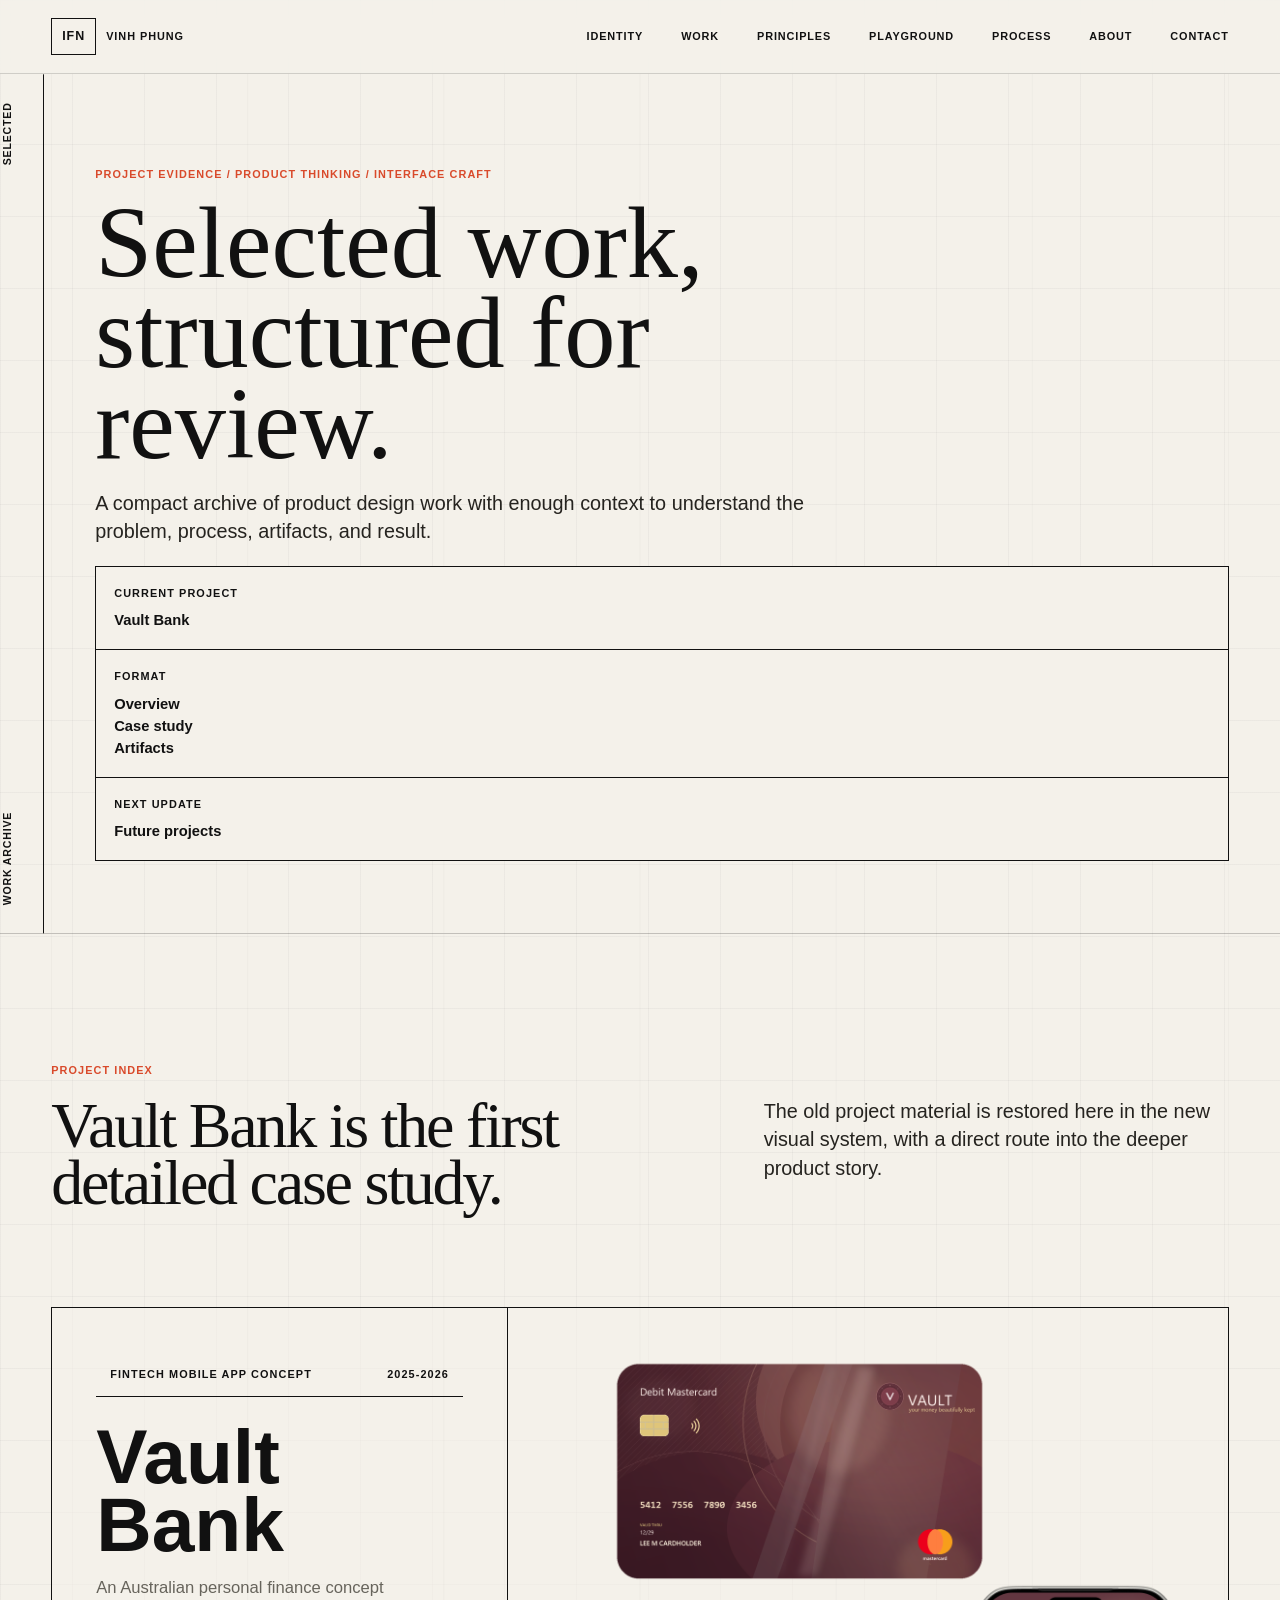
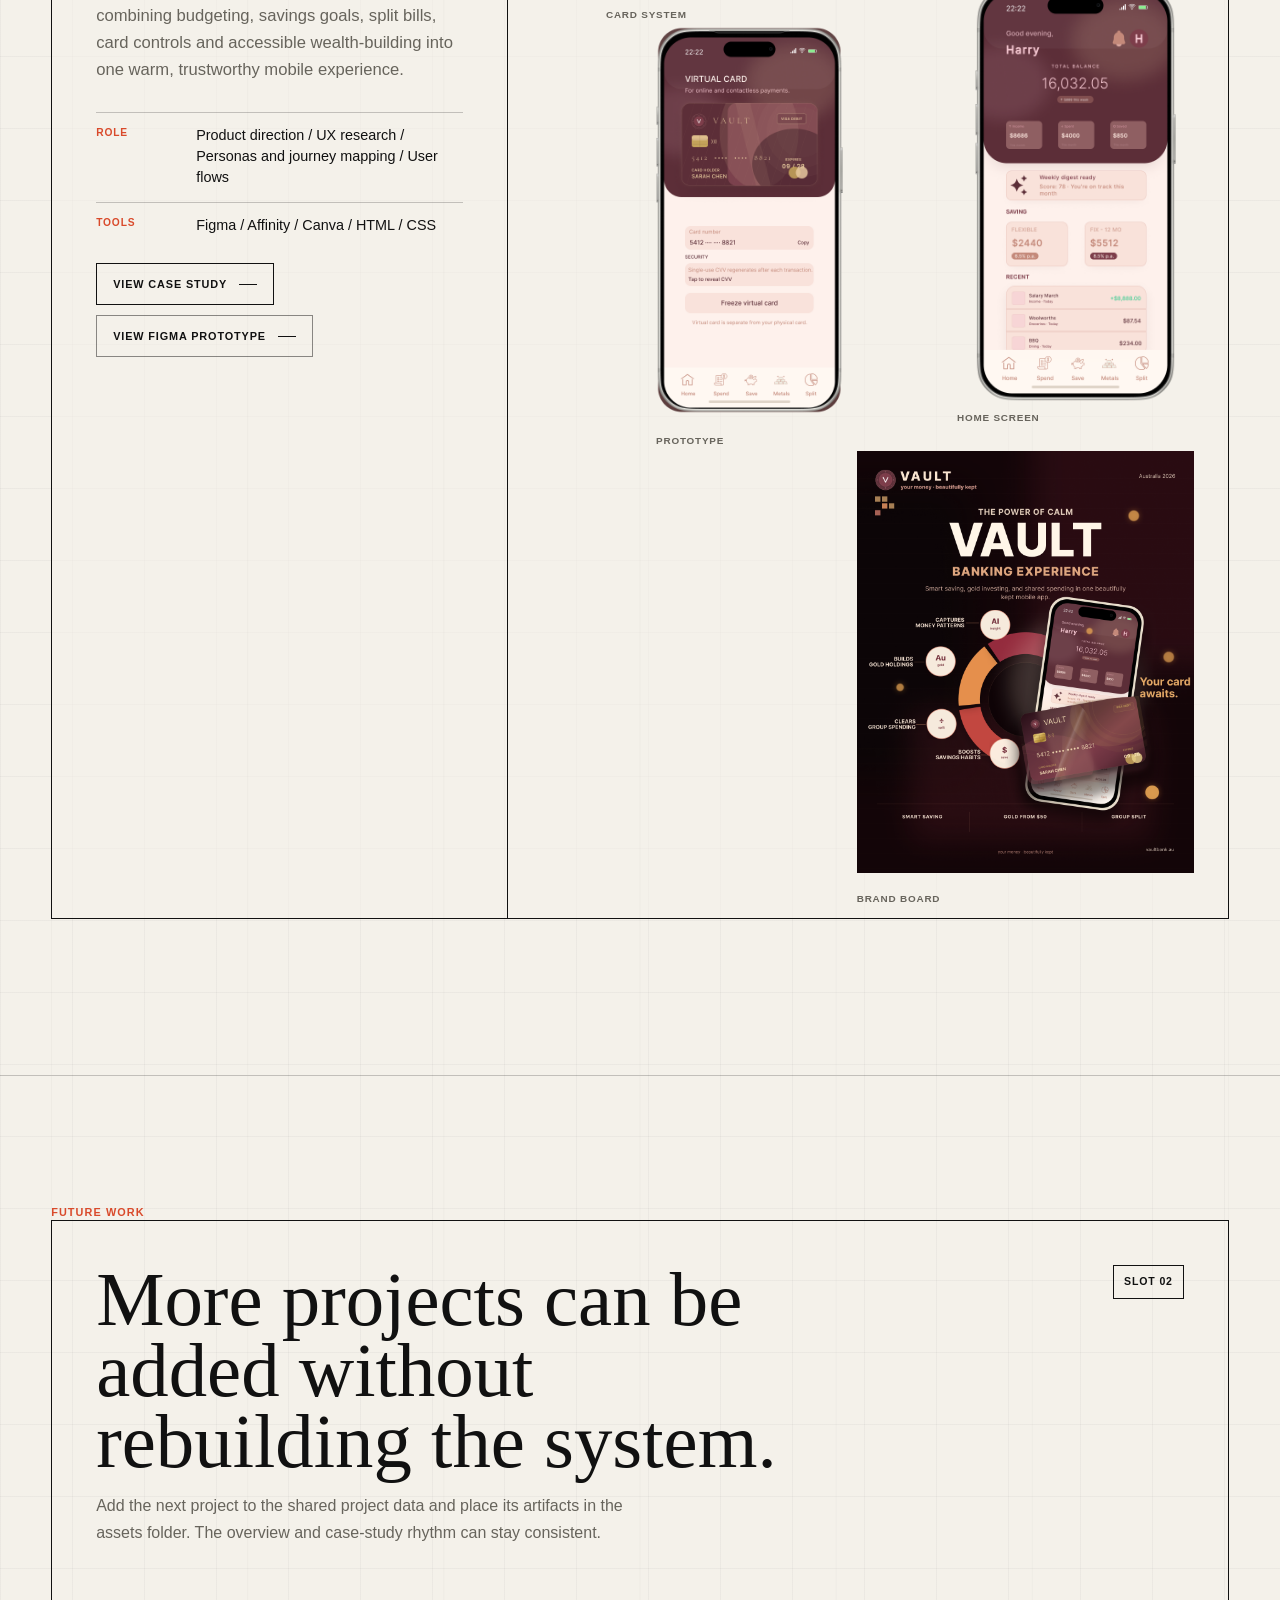
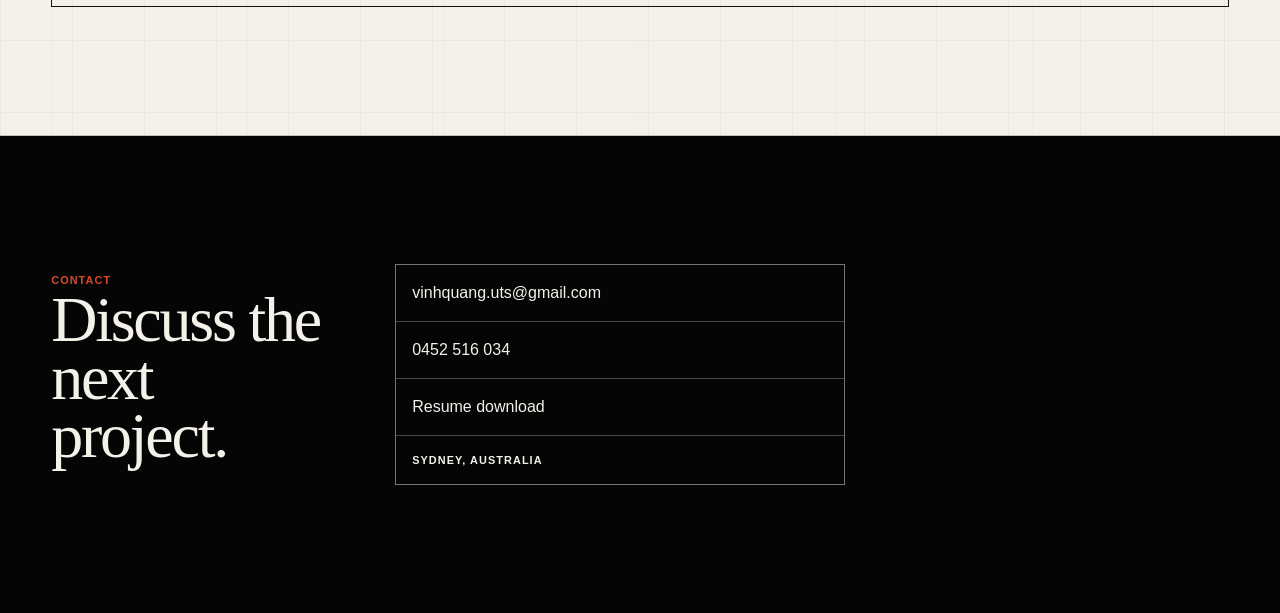
<file: work.html>
<!doctype html>
<html lang="en">
  <head>
    <meta charset="utf-8" />
    <meta name="viewport" content="width=device-width, initial-scale=1" />
    <meta
      name="description"
      content="Selected work from Interface Field Notes, the portfolio of Vinh Phung."
    />
    <title>Work | Interface Field Notes</title>
    <link rel="stylesheet" href="styles.css" />
  </head>
  <body>
    <header class="site-header" data-header>
      <a class="brand-mark" href="index.html" aria-label="Interface Field Notes home">
        <span>IFN</span>
        <small>Vinh Phung</small>
      </a>
      <nav class="site-nav" aria-label="Primary navigation">
        <a href="index.html#identity">Identity</a>
        <a href="work.html" aria-current="page">Work</a>
        <a href="index.html#principles">Principles</a>
        <a href="index.html#playground">Playground</a>
        <a href="index.html#process">Process</a>
        <a href="index.html#about">About</a>
        <a href="index.html#contact">Contact</a>
      </nav>
    </header>

    <main>
      <section class="work-hero grid-shell page-hero" aria-labelledby="work-title">
        <div class="section-rail" aria-hidden="true">
          <span>Work archive</span>
          <span>Selected</span>
        </div>
        <div class="page-hero-copy">
          <p class="micro-label">Project evidence / Product thinking / Interface craft</p>
          <h1 id="work-title">Selected work, structured for review.</h1>
          <p class="lead">
            A compact archive of product design work with enough context to understand the problem,
            process, artifacts, and result.
          </p>
        </div>
        <aside class="status-module" aria-label="Work index status">
          <div>
            <span>Current project</span>
            <strong>Vault Bank</strong>
          </div>
          <div>
            <span>Format</span>
            <strong>Overview<br />Case study<br />Artifacts</strong>
          </div>
          <div>
            <span>Next update</span>
            <strong>Future projects</strong>
          </div>
        </aside>
      </section>

      <section class="work-index-section page-section" aria-labelledby="project-index-title">
        <div class="section-kicker">Project index</div>
        <div class="section-heading">
          <h2 id="project-index-title">Vault Bank is the first detailed case study.</h2>
          <p>
            The old project material is restored here in the new visual system, with a direct route
            into the deeper product story.
          </p>
        </div>
        <div data-work-list></div>
      </section>

      <section class="future-work-section page-section" aria-labelledby="future-work-title">
        <div class="section-kicker">Future work</div>
        <div class="future-work-card">
          <div>
            <h2 id="future-work-title">More projects can be added without rebuilding the system.</h2>
            <p>
              Add the next project to the shared project data and place its artifacts in the assets
              folder. The overview and case-study rhythm can stay consistent.
            </p>
          </div>
          <span>Slot 02</span>
        </div>
      </section>
    </main>

    <footer class="contact-section compact-footer" id="contact">
      <div class="contact-copy">
        <span class="section-kicker">Contact</span>
        <h2>Discuss the next project.</h2>
      </div>
      <address class="contact-card">
        <a href="mailto:vinhquang.uts@gmail.com">vinhquang.uts@gmail.com</a>
        <a href="tel:+61452516034">0452 516 034</a>
        <a href="../Vinh%20Phung%20(CV).docx">Resume download</a>
        <span>Sydney, Australia</span>
      </address>
    </footer>

    <script src="data/projects.js"></script>
    <script src="main.js"></script>
  </body>
</html>
</file>
<file: styles.css>
:root {
  color-scheme: light;
  --ivory: #f4f1ea;
  --paper: #fbfaf6;
  --grey: #d8d6ce;
  --soft: #ebe7dc;
  --charcoal: #111111;
  --black: #050505;
  --muted: #67645c;
  --red: #d94a2b;
  --signal: var(--red);
  --line: rgba(17, 17, 17, 0.22);
  --line-dark: rgba(17, 17, 17, 0.48);
  --moss: #9aa68a;
  --blue: #485a86;
  --max: 1320px;
  --gutter: clamp(20px, 4vw, 64px);
  --serif: Georgia, "Times New Roman", serif;
  --sans: Inter, "Helvetica Neue", Arial, sans-serif;
}

* {
  box-sizing: border-box;
}

html {
  scroll-behavior: smooth;
  overflow-x: hidden;
}

body {
  margin: 0;
  background:
    linear-gradient(rgba(17, 17, 17, 0.035) 1px, transparent 1px),
    linear-gradient(90deg, rgba(17, 17, 17, 0.035) 1px, transparent 1px),
    var(--ivory);
  background-size: 72px 72px;
  color: var(--charcoal);
  font-family: var(--sans);
  font-size: 16px;
  line-height: 1.5;
  overflow-x: hidden;
}

body::selection {
  background: rgba(217, 74, 43, 0.22);
}

a {
  color: inherit;
  text-decoration: none;
}

img {
  display: block;
  max-width: 100%;
}

button,
input {
  font: inherit;
}

.site-header {
  position: sticky;
  top: 0;
  z-index: 50;
  height: 74px;
  display: grid;
  grid-template-columns: auto 1fr;
  gap: 28px;
  align-items: center;
  padding: 0 var(--gutter);
  background: rgba(244, 241, 234, 0.86);
  border-bottom: 1px solid rgba(17, 17, 17, 0.16);
  backdrop-filter: blur(18px);
}

.site-header.is-scrolled {
  background: rgba(244, 241, 234, 0.95);
}

.brand-mark {
  display: grid;
  grid-template-columns: auto auto;
  gap: 10px;
  align-items: baseline;
  justify-self: start;
  text-transform: uppercase;
  letter-spacing: 0.06em;
}

.brand-mark span {
  border: 1px solid var(--charcoal);
  padding: 8px 10px;
  font-weight: 850;
  font-size: 0.78rem;
}

.brand-mark small {
  font-size: 0.68rem;
  font-weight: 760;
}

.site-nav {
  display: flex;
  justify-content: flex-end;
  gap: clamp(14px, 3vw, 38px);
  font-size: 0.68rem;
  text-transform: uppercase;
  letter-spacing: 0.08em;
  font-weight: 760;
}

.site-nav a {
  position: relative;
  padding: 10px 0;
}

.site-nav a::after {
  content: "";
  position: absolute;
  left: 0;
  bottom: 4px;
  width: 100%;
  height: 1px;
  background: currentColor;
  transform: scaleX(0);
  transform-origin: right;
  transition: transform 180ms ease;
}

.site-nav a:hover::after,
.site-nav a.is-active::after {
  transform: scaleX(1);
  transform-origin: left;
}

.grid-shell,
.page-section,
.contact-section {
  position: relative;
  max-width: var(--max);
  margin: 0 auto;
  padding-inline: var(--gutter);
}

.grid-shell::before,
.page-section::before {
  content: "";
  position: absolute;
  inset: 0 var(--gutter);
  pointer-events: none;
  background: linear-gradient(90deg, rgba(17, 17, 17, 0.08) 1px, transparent 1px);
  background-size: calc((100% - 1px) / 6) 100%;
  opacity: 0.32;
}

.section-rail {
  position: absolute;
  left: 0;
  top: 0;
  bottom: 0;
  width: 44px;
  display: flex;
  justify-content: space-between;
  padding: 28px 0;
  writing-mode: vertical-rl;
  transform: rotate(180deg);
  text-transform: uppercase;
  font-size: 0.66rem;
  font-weight: 850;
  letter-spacing: 0.08em;
  border-left: 1px solid var(--charcoal);
}

.hero {
  min-height: calc(100vh - 74px);
  display: grid;
  grid-template-columns: minmax(360px, 0.82fr) minmax(420px, 1fr) minmax(220px, 0.46fr);
  grid-template-rows: 1fr auto;
  gap: clamp(22px, 4vw, 56px);
  padding-top: clamp(48px, 8vw, 96px);
  padding-bottom: 0;
  border-bottom: 1px solid var(--charcoal);
}

.hero-copy {
  position: relative;
  z-index: 2;
  align-self: center;
  min-width: 0;
}

.micro-label,
.section-kicker,
.file-topline,
.status-module span,
.principle-card span,
.principle-card small,
.study-card span,
.contact-card span,
.about-facts span,
.system-sheet span,
dt {
  text-transform: uppercase;
  letter-spacing: 0.1em;
  font-size: 0.68rem;
  font-weight: 850;
}

.micro-label,
.section-kicker {
  color: var(--red);
}

h1,
h2,
h3,
p {
  margin-top: 0;
}

h1 {
  max-width: 720px;
  margin-bottom: 28px;
  font-family: var(--serif);
  font-size: clamp(3.4rem, 7vw, 7.6rem);
  line-height: 0.88;
  font-weight: 520;
  letter-spacing: -0.04em;
}

h2 {
  margin-bottom: 18px;
  font-family: var(--serif);
  font-size: clamp(2.4rem, 5vw, 6.8rem);
  line-height: 0.9;
  font-weight: 520;
  letter-spacing: -0.035em;
}

h3 {
  margin-bottom: 12px;
  font-size: 1rem;
  line-height: 1.1;
}

.lead,
.section-heading p,
.about-layout p {
  color: #25231f;
  font-size: clamp(1.05rem, 1.55vw, 1.35rem);
  line-height: 1.45;
}

.hero-roles {
  display: flex;
  flex-wrap: wrap;
  gap: 8px;
}

.hero-roles span,
.tag {
  border: 1px solid var(--charcoal);
  padding: 8px 10px;
  background: rgba(244, 241, 234, 0.72);
  font-size: 0.7rem;
  text-transform: uppercase;
  letter-spacing: 0.08em;
  font-weight: 780;
}

.hero-field {
  position: relative;
  z-index: 1;
  align-self: center;
  min-height: 640px;
  min-width: 0;
}

.organic-object {
  position: absolute;
  left: 50%;
  top: 50%;
  width: min(390px, 74vw);
  aspect-ratio: 0.72;
  transform: translate(-50%, -50%);
  animation: slowFloat 7s ease-in-out infinite;
}

.organic-object::before {
  content: "";
  position: absolute;
  inset: -70px -90px;
  z-index: -1;
  background:
    radial-gradient(circle at 55% 18%, rgba(154, 166, 138, 0.34), transparent 34%),
    radial-gradient(circle at 35% 72%, rgba(72, 90, 134, 0.18), transparent 38%);
  filter: blur(16px);
}

.organic-object img {
  width: 100%;
  height: 100%;
  object-fit: cover;
  filter: grayscale(0.25) contrast(1.04);
  clip-path: polygon(13% 5%, 88% 0, 100% 42%, 82% 100%, 16% 95%, 0 38%);
  border: 1px solid rgba(17, 17, 17, 0.28);
}

.annotation {
  position: absolute;
  min-width: 120px;
  color: var(--charcoal);
  font-size: 0.62rem;
  font-weight: 850;
  letter-spacing: 0.1em;
  text-transform: uppercase;
  opacity: 0;
  animation: labelIn 700ms ease forwards;
}

.annotation::before {
  content: "";
  position: absolute;
  top: 50%;
  width: 118px;
  height: 1px;
  background: var(--charcoal);
}

.annotation::after {
  content: "";
  position: absolute;
  top: calc(50% - 3px);
  width: 7px;
  height: 7px;
  border: 1px solid var(--charcoal);
  background: var(--ivory);
}

.annotation span {
  background: var(--ivory);
  padding: 2px 5px;
}

.a-input { left: 0; top: 15%; animation-delay: 120ms; }
.a-input::before { left: 105%; }
.a-input::after { left: calc(105% + 115px); }
.a-signal { right: 6%; top: 10%; animation-delay: 240ms; }
.a-signal::before { right: 105%; }
.a-signal::after { right: calc(105% + 115px); }
.a-friction { left: 4%; top: 44%; animation-delay: 360ms; }
.a-friction::before { left: 105%; }
.a-friction::after { left: calc(105% + 115px); }
.a-decision { right: 0; top: 42%; animation-delay: 480ms; }
.a-decision::before { right: 105%; }
.a-decision::after { right: calc(105% + 115px); }
.a-response { left: 8%; bottom: 22%; animation-delay: 600ms; }
.a-response::before { left: 105%; }
.a-response::after { left: calc(105% + 115px); }
.a-action { right: 10%; bottom: 26%; animation-delay: 720ms; }
.a-action::before { right: 105%; }
.a-action::after { right: calc(105% + 115px); }
.a-feedback { left: 34%; bottom: 5%; animation-delay: 840ms; }
.a-feedback::before { left: 105%; width: 74px; }
.a-feedback::after { left: calc(105% + 72px); }

.status-module {
  position: relative;
  z-index: 2;
  align-self: center;
  display: grid;
  gap: 1px;
  border: 1px solid var(--charcoal);
  background: var(--charcoal);
}

.status-module div {
  display: grid;
  gap: 8px;
  padding: 18px;
  background: var(--ivory);
}

.status-module strong {
  font-size: 0.92rem;
}

.question-strip {
  position: relative;
  z-index: 2;
  grid-column: 1 / -1;
  display: grid;
  grid-template-columns: 220px 1fr;
  gap: 28px;
  align-items: start;
  padding: 22px 0;
  border-top: 1px solid var(--charcoal);
}

.question-strip h2 {
  margin: 0;
  font-family: var(--sans);
  font-size: 0.74rem;
  line-height: 1.1;
  text-transform: uppercase;
  letter-spacing: 0.1em;
  font-weight: 850;
}

.question-strip ol {
  display: grid;
  grid-template-columns: repeat(3, 1fr);
  gap: 18px;
  margin: 0;
  padding: 0;
  list-style: none;
}

.question-strip li {
  color: var(--muted);
  font-size: 0.92rem;
}

.page-section {
  padding-top: clamp(72px, 10vw, 140px);
  padding-bottom: clamp(72px, 10vw, 140px);
  border-bottom: 1px solid rgba(17, 17, 17, 0.32);
}

.section-heading {
  position: relative;
  z-index: 2;
  display: grid;
  grid-template-columns: minmax(320px, 0.92fr) minmax(320px, 0.66fr);
  gap: clamp(24px, 5vw, 78px);
  margin-top: 18px;
  margin-bottom: clamp(34px, 6vw, 84px);
}

.compact-heading {
  grid-template-columns: 1fr;
  max-width: 980px;
}

.identity-grid,
.principle-grid,
.study-grid,
.system-sheet,
.about-layout,
.about-columns,
.process-map {
  position: relative;
  z-index: 2;
}

.identity-grid {
  display: grid;
  grid-template-columns: minmax(320px, 0.9fr) minmax(420px, 1.1fr);
  gap: clamp(24px, 5vw, 72px);
}

.system-file {
  border: 1px solid var(--charcoal);
  background: rgba(244, 241, 234, 0.86);
}

.file-topline {
  display: flex;
  justify-content: space-between;
  padding: 14px;
  border-bottom: 1px solid var(--charcoal);
}

.profile-file dl {
  margin: 0;
}

.profile-file div {
  display: grid;
  grid-template-columns: 150px 1fr;
  gap: 16px;
  padding: 15px 14px;
  border-bottom: 1px solid rgba(17, 17, 17, 0.18);
}

.profile-file div:last-child {
  border-bottom: 0;
}

dt {
  color: var(--muted);
}

dd {
  margin: 0;
}

.identity-lists {
  display: grid;
  grid-template-columns: repeat(3, 1fr);
  gap: 1px;
  background: var(--charcoal);
  border: 1px solid var(--charcoal);
}

.identity-lists article,
.principle-card,
.study-card,
.about-columns article {
  background: rgba(244, 241, 234, 0.92);
  padding: clamp(18px, 3vw, 30px);
}

.identity-lists ul,
.identity-lists ol,
.about-columns ul {
  margin: 0;
  padding: 0;
  list-style: none;
  color: var(--muted);
}

.identity-lists li,
.about-columns li {
  padding: 8px 0;
  border-top: 1px solid rgba(17, 17, 17, 0.16);
}

.principle-grid,
.study-grid {
  display: grid;
  grid-template-columns: repeat(4, 1fr);
  gap: 1px;
  background: var(--charcoal);
  border: 1px solid var(--charcoal);
}

.principle-card,
.study-card {
  min-height: 330px;
  display: grid;
  align-content: space-between;
  transition: transform 180ms ease, background 180ms ease;
}

.principle-card:hover,
.study-card:hover {
  transform: translateY(-4px);
  background: var(--paper);
}

.wide-card {
  grid-column: span 2;
}

.principle-card p,
.study-card p {
  color: var(--muted);
  font-size: 0.92rem;
}

.principle-card small {
  color: var(--blue);
}

.mini-diagram {
  position: relative;
  min-height: 74px;
  margin: 20px 0;
  border-top: 1px solid var(--charcoal);
  border-bottom: 1px solid var(--charcoal);
}

.mini-diagram::before,
.mini-diagram::after {
  content: "";
  position: absolute;
  border: 1px solid var(--charcoal);
}

.step-diagram::before { width: 32px; height: 18px; left: 14px; top: 26px; }
.step-diagram::after { width: 54px; height: 1px; right: 18px; top: 35px; background: var(--charcoal); }
.pulse-diagram::before { width: 44px; height: 44px; border-radius: 50%; left: 24px; top: 14px; }
.pulse-diagram::after { width: 80px; height: 1px; right: 20px; top: 36px; background: var(--red); border-color: var(--red); }
.reduce-diagram::before { width: 75%; height: 1px; left: 12%; top: 22px; background: var(--charcoal); }
.reduce-diagram::after { width: 35%; height: 1px; left: 32%; top: 48px; background: var(--charcoal); }
.empty-diagram::before { width: 70px; height: 44px; left: calc(50% - 35px); top: 14px; border-style: dashed; }
.empty-diagram::after { width: 7px; height: 7px; left: calc(50% - 4px); top: 33px; background: var(--red); }
.system-diagram::before { width: 90px; height: 42px; left: 20px; top: 15px; }
.system-diagram::after { width: 120px; height: 1px; left: 120px; top: 36px; background: var(--charcoal); }

.playground-section {
  background: var(--black);
  color: var(--ivory);
  max-width: none;
}

.playground-section::before {
  inset: 0;
  background:
    linear-gradient(rgba(244, 241, 234, 0.06) 1px, transparent 1px),
    linear-gradient(90deg, rgba(244, 241, 234, 0.06) 1px, transparent 1px);
  background-size: 60px 60px;
  opacity: 1;
}

.playground-section > * {
  max-width: var(--max);
  margin-left: auto;
  margin-right: auto;
  padding-left: var(--gutter);
  padding-right: var(--gutter);
}

.playground-section .section-heading p,
.playground-section .study-card p {
  color: rgba(244, 241, 234, 0.72);
}

.playground-section .section-kicker {
  color: #63d4c5;
}

.study-grid {
  background: rgba(244, 241, 234, 0.24);
  border-color: rgba(244, 241, 234, 0.24);
}

.study-card {
  background: rgba(5, 5, 5, 0.92);
  border: 1px solid rgba(244, 241, 234, 0.08);
}

.study-card:hover {
  background: rgba(20, 20, 20, 0.95);
}

.study-card button,
.component-spec button {
  min-height: 42px;
  border: 1px solid currentColor;
  background: transparent;
  color: inherit;
  padding: 0 14px;
  cursor: pointer;
  text-align: left;
  text-transform: uppercase;
  letter-spacing: 0.08em;
  font-size: 0.68rem;
  font-weight: 850;
}

.state-bars,
.choice-row,
.form-lines {
  display: grid;
  gap: 8px;
}

.state-bars i,
.choice-row i,
.form-lines i {
  display: block;
  height: 10px;
  border: 1px solid rgba(244, 241, 234, 0.45);
}

.state-bars i:nth-child(2),
.choice-row i:nth-child(2),
.form-lines i:nth-child(3) {
  background: rgba(99, 212, 197, 0.28);
}

.progress-track,
.progress-sample {
  height: 12px;
  border: 1px solid currentColor;
  padding: 2px;
}

.progress-track i,
.progress-sample i {
  display: block;
  width: 48%;
  height: 100%;
  background: var(--red);
  transition: width 220ms ease;
}

.save-dot {
  width: 42px;
  height: 42px;
  border: 1px solid currentColor;
  border-radius: 50%;
  background: radial-gradient(circle, #63d4c5 0 20%, transparent 22%);
}

.system-sheet {
  display: grid;
  gap: 1px;
  background: var(--charcoal);
  border: 1px solid var(--charcoal);
}

.system-sheet > * {
  background: rgba(244, 241, 234, 0.94);
  padding: clamp(18px, 3vw, 32px);
}

.palette-row {
  display: grid;
  grid-template-columns: repeat(6, 1fr);
  gap: 1px;
  padding: 0;
}

.palette-row span {
  display: grid;
  align-content: end;
  min-height: 140px;
  padding: 14px;
  background: var(--swatch);
  color: var(--charcoal);
}

.palette-row span:nth-child(3) {
  color: var(--ivory);
}

.type-spec,
.component-spec,
.rules-grid {
  display: grid;
  grid-template-columns: repeat(3, 1fr);
  gap: 18px;
}

.type-spec strong {
  display: block;
  margin-top: 12px;
  font-family: var(--serif);
  font-size: clamp(2rem, 4vw, 4.4rem);
  line-height: 0.9;
  font-weight: 520;
}

.component-spec {
  align-items: end;
}

.component-spec .secondary-button {
  background: var(--charcoal);
  color: var(--ivory);
}

.component-spec label {
  display: grid;
  gap: 8px;
}

.component-spec input {
  min-height: 42px;
  border: 1px solid var(--charcoal);
  background: transparent;
  padding: 0 12px;
}

.process-map {
  display: grid;
  grid-template-columns: repeat(6, 1fr);
  gap: 0;
  margin: 0;
  padding: 0;
  list-style: none;
  border: 1px solid var(--charcoal);
  background: var(--charcoal);
}

.process-map li {
  position: relative;
  min-height: 260px;
  padding: 18px;
  background: rgba(244, 241, 234, 0.94);
}

.process-map li + li {
  border-left: 1px solid var(--charcoal);
}

.process-map li::after {
  content: "->";
  position: absolute;
  right: 10px;
  top: 16px;
  color: var(--red);
  font-weight: 850;
}

.process-map li:last-child::after {
  content: "";
}

.process-map span {
  display: block;
  color: var(--red);
  font-size: 0.7rem;
  font-weight: 850;
  margin-bottom: 56px;
}

.process-map strong {
  display: block;
  margin-bottom: 12px;
  font-size: 1.1rem;
}

.process-map p,
.rules-grid p,
.type-spec p {
  color: var(--muted);
}

.about-layout {
  display: grid;
  grid-template-columns: minmax(420px, 1fr) minmax(300px, 0.48fr);
  gap: clamp(24px, 5vw, 80px);
  margin-top: 18px;
}

.about-facts {
  display: grid;
  align-content: start;
  gap: 1px;
  border: 1px solid var(--charcoal);
  background: var(--charcoal);
}

.about-facts div {
  display: grid;
  gap: 8px;
  padding: 18px;
  background: rgba(244, 241, 234, 0.94);
}

.about-columns {
  display: grid;
  grid-template-columns: repeat(3, 1fr);
  gap: 1px;
  margin-top: clamp(36px, 6vw, 72px);
  border: 1px solid var(--charcoal);
  background: var(--charcoal);
}

.contact-section {
  max-width: none;
  min-height: 560px;
  display: grid;
  grid-template-columns: minmax(280px, 0.6fr) minmax(360px, 1fr) minmax(320px, 0.7fr);
  gap: clamp(28px, 5vw, 80px);
  align-items: center;
  padding-top: clamp(72px, 10vw, 140px);
  padding-bottom: clamp(72px, 10vw, 140px);
  background: var(--black);
  color: var(--ivory);
}

.line-drawing {
  position: relative;
  min-height: 260px;
  border: 1px solid rgba(244, 241, 234, 0.32);
}

.line-drawing::before {
  content: "";
  position: absolute;
  inset: 35px 50px;
  border: 1px solid rgba(244, 241, 234, 0.64);
  border-radius: 50% 48% 44% 52%;
  transform: rotate(-12deg);
}

.line-drawing::after {
  content: "";
  position: absolute;
  left: 50%;
  top: 22px;
  bottom: 22px;
  width: 1px;
  background: rgba(244, 241, 234, 0.38);
  transform: rotate(24deg);
}

.contact-copy h2 {
  max-width: 780px;
}

.contact-card {
  display: grid;
  gap: 1px;
  background: rgba(244, 241, 234, 0.28);
  border: 1px solid rgba(244, 241, 234, 0.28);
  font-style: normal;
}

.contact-card a,
.contact-card span {
  display: block;
  padding: 16px;
  background: var(--black);
}

.contact-card a {
  transition: background 180ms ease, color 180ms ease;
}

.contact-card a:hover {
  background: var(--ivory);
  color: var(--black);
}

@keyframes slowFloat {
  0%, 100% { transform: translate(-50%, -50%) translateY(-8px); }
  50% { transform: translate(-50%, -50%) translateY(10px); }
}

@keyframes labelIn {
  from { opacity: 0; transform: translateY(8px); }
  to { opacity: 1; transform: translateY(0); }
}

@media (prefers-reduced-motion: reduce) {
  *,
  *::before,
  *::after {
    animation-duration: 0.001ms !important;
    animation-iteration-count: 1 !important;
    scroll-behavior: auto !important;
    transition-duration: 0.001ms !important;
  }
}

@media (max-width: 1120px) {
  .hero {
    grid-template-columns: 1fr;
  }

  .hero-field {
    min-height: 560px;
  }

  .status-module {
    grid-template-columns: repeat(3, 1fr);
  }

  .identity-grid,
  .section-heading,
  .about-layout,
  .contact-section {
    grid-template-columns: 1fr;
  }

  .principle-grid,
  .study-grid,
  .process-map {
    grid-template-columns: repeat(2, 1fr);
  }

  .process-map li:nth-child(odd) {
    border-left: 0;
  }

  .palette-row,
  .type-spec,
  .component-spec,
  .rules-grid,
  .about-columns {
    grid-template-columns: repeat(2, 1fr);
  }
}

@media (max-width: 720px) {
  .site-header {
    height: auto;
    min-height: 74px;
    grid-template-columns: 1fr;
    gap: 8px;
    padding-block: 12px;
  }

  .site-nav {
    justify-content: flex-start;
    flex-wrap: wrap;
    gap: 12px 18px;
    max-width: 100%;
    overflow: hidden;
  }

  .site-nav a {
    font-size: 0.62rem;
  }

  .site-nav a:nth-child(2),
  .site-nav a:nth-child(4),
  .site-nav a:nth-child(5) {
    display: none;
  }

  .grid-shell::before,
  .page-section::before {
    display: none;
  }

  .section-rail {
    width: 32px;
    font-size: 0.58rem;
  }

  .hero,
  .page-section,
  .contact-section {
    padding-left: calc(var(--gutter) + 18px);
    padding-right: var(--gutter);
  }

  h1 {
    max-width: 310px;
    font-size: clamp(2.8rem, 11.5vw, 3.45rem);
    line-height: 0.94;
    letter-spacing: -0.045em;
  }

  .hero-copy,
  .lead {
    width: min(100%, 310px);
    max-width: 310px;
  }

  .lead {
    font-size: 1rem;
  }

  h2 {
    font-size: clamp(2.4rem, 12vw, 4.2rem);
  }

  .hero-field {
    min-height: 440px;
    overflow: hidden;
  }

  .organic-object {
    width: min(230px, 62vw);
  }

  .annotation {
    display: none;
  }

  .status-module,
  .question-strip,
  .question-strip ol,
  .identity-lists,
  .principle-grid,
  .study-grid,
  .process-map,
  .palette-row,
  .type-spec,
  .component-spec,
  .rules-grid,
  .about-columns {
    grid-template-columns: 1fr;
  }

  .question-strip {
    padding: 20px 0;
  }

  .wide-card {
    grid-column: span 1;
  }

  .profile-file div {
    grid-template-columns: 1fr;
  }

  .process-map li + li {
    border-left: 0;
    border-top: 1px solid var(--charcoal);
  }

  .palette-row span {
    min-height: 88px;
  }
}

.hero-actions,
.work-actions {
  display: flex;
  flex-wrap: wrap;
  gap: 10px;
  margin-top: 28px;
}

.text-button {
  display: inline-flex;
  align-items: center;
  justify-content: center;
  min-height: 42px;
  border: 1px solid var(--charcoal);
  padding: 0 16px;
  color: var(--charcoal);
  background: transparent;
  font-size: 0.68rem;
  font-weight: 850;
  letter-spacing: 0.08em;
  text-transform: uppercase;
}

.text-button::after {
  content: "";
  width: 18px;
  height: 1px;
  margin-left: 12px;
  background: currentColor;
}

.text-button:hover,
.text-button:focus-visible {
  color: var(--paper);
  background: var(--charcoal);
}

.secondary-link {
  border-color: var(--line-dark);
  color: var(--ink-muted);
}

.page-hero {
  min-height: 72vh;
  padding: 92px var(--gutter) 72px calc(var(--gutter) + 44px);
  border-bottom: 1px solid var(--line);
}

.page-hero-copy {
  grid-column: 1 / span 2;
  align-self: center;
  max-width: 760px;
}

.page-hero-copy h1 {
  max-width: 760px;
  margin: 16px 0 20px;
  font-size: clamp(4rem, 8vw, 8.4rem);
  line-height: 0.88;
  letter-spacing: 0;
}

.work-hero .status-module {
  grid-column: 3;
  align-self: center;
}

.featured-work-section,
.work-index-section,
.future-work-section,
.case-section,
.case-overview {
  border-bottom: 1px solid var(--line);
}

.work-card {
  display: grid;
  grid-template-columns: minmax(320px, 0.82fr) minmax(420px, 1.18fr);
  gap: clamp(28px, 5vw, 72px);
  align-items: stretch;
  border: 1px solid var(--charcoal);
  background: rgba(244, 241, 234, 0.58);
}

.work-card-copy {
  padding: clamp(24px, 4vw, 44px);
  border-right: 1px solid var(--charcoal);
}

.work-card-copy h3 {
  margin: 26px 0 16px;
  font-size: clamp(3rem, 6vw, 6.4rem);
  line-height: 0.88;
  letter-spacing: 0;
}

.work-card-copy p {
  max-width: 58ch;
  color: var(--muted);
  font-size: clamp(1rem, 1.3vw, 1.12rem);
  line-height: 1.65;
}

.work-meta {
  display: grid;
  gap: 14px;
  margin: 28px 0 0;
}

.work-meta div {
  display: grid;
  grid-template-columns: 82px 1fr;
  gap: 18px;
  border-top: 1px solid var(--line);
  padding-top: 12px;
}

.work-meta dt {
  color: var(--signal);
  font-size: 0.64rem;
  font-weight: 850;
  letter-spacing: 0.08em;
  text-transform: uppercase;
}

.work-meta dd {
  margin: 0;
  color: var(--charcoal);
  font-size: 0.9rem;
  line-height: 1.45;
}

.work-card-visuals {
  position: relative;
  display: grid;
  grid-template-columns: repeat(12, 1fr);
  gap: 14px;
  min-height: 520px;
  padding: clamp(20px, 3vw, 34px);
  overflow: hidden;
}

.artifact,
.case-figure,
.case-hero-card,
.case-hero-phone {
  margin: 0;
}

.artifact img,
.case-figure img,
.case-hero-card img,
.case-hero-phone img {
  display: block;
  width: 100%;
  height: 100%;
  object-fit: contain;
}

.artifact figcaption,
.case-figure figcaption,
.case-hero-card figcaption,
.case-hero-phone figcaption {
  margin-top: 8px;
  color: var(--muted);
  font-size: 0.62rem;
  font-weight: 760;
  letter-spacing: 0.08em;
  text-transform: uppercase;
}

.artifact {
  min-height: 180px;
}

.artifact-1 {
  grid-column: 1 / span 8;
  grid-row: 1;
}

.artifact-2 {
  grid-column: 8 / span 5;
  grid-row: 1 / span 2;
  align-self: end;
}

.artifact-2 img,
.artifact-3 img {
  max-height: 420px;
}

.artifact-3 {
  grid-column: 2 / span 4;
  grid-row: 2;
}

.artifact-4 {
  grid-column: 6 / span 7;
  grid-row: 3;
}

.index-work-card {
  margin-bottom: 28px;
}

.future-work-card {
  display: grid;
  grid-template-columns: 1fr auto;
  gap: 24px;
  border: 1px solid var(--charcoal);
  padding: clamp(24px, 4vw, 44px);
}

.future-work-card h2 {
  max-width: 760px;
  margin: 0 0 16px;
  font-size: clamp(2.8rem, 6vw, 6rem);
  line-height: 0.92;
  letter-spacing: 0;
}

.future-work-card p {
  max-width: 62ch;
  color: var(--muted);
  line-height: 1.65;
}

.future-work-card > span {
  align-self: start;
  border: 1px solid var(--charcoal);
  padding: 8px 10px;
  font-size: 0.66rem;
  font-weight: 850;
  letter-spacing: 0.08em;
  text-transform: uppercase;
}

.back-link {
  display: inline-block;
  margin-bottom: 18px;
  color: var(--muted);
  font-size: 0.66rem;
  font-weight: 850;
  letter-spacing: 0.08em;
  text-transform: uppercase;
}

.case-hero {
  grid-template-columns: minmax(420px, 0.9fr) minmax(520px, 1.1fr);
}

.case-hero-media {
  grid-column: 3 / span 1;
  display: grid;
  grid-template-columns: 1fr 0.72fr;
  gap: 22px;
  align-items: center;
}

.case-hero-card {
  grid-column: 1 / span 2;
}

.case-hero-phone {
  grid-column: 2;
  max-width: 260px;
  justify-self: end;
}

.case-overview-grid,
.case-process-grid {
  display: grid;
  grid-template-columns: minmax(320px, 0.9fr) minmax(360px, 1.1fr);
  gap: clamp(32px, 6vw, 80px);
}

.case-overview h2,
.case-process-grid h2,
.case-section .section-heading h2 {
  max-width: 760px;
  margin: 0 0 20px;
  font-size: clamp(3rem, 6vw, 6.4rem);
  line-height: 0.92;
  letter-spacing: 0;
}

.case-overview p,
.case-story-list p,
.case-section .section-heading p {
  color: var(--muted);
  line-height: 1.7;
}

.case-facts {
  border: 1px solid var(--charcoal);
}

.case-facts div {
  padding: 18px;
  border-bottom: 1px solid var(--charcoal);
}

.case-facts div:last-child {
  border-bottom: 0;
}

.case-facts dt {
  margin-bottom: 8px;
  color: var(--signal);
  font-size: 0.64rem;
  font-weight: 850;
  letter-spacing: 0.08em;
  text-transform: uppercase;
}

.case-facts dd {
  margin: 0;
  font-weight: 720;
  line-height: 1.5;
}

.case-story-list {
  display: grid;
  grid-template-columns: repeat(5, minmax(180px, 1fr));
  border: 1px solid var(--charcoal);
}

.case-story-list article {
  min-height: 340px;
  padding: 22px;
  border-right: 1px solid var(--charcoal);
}

.case-story-list article:last-child {
  border-right: 0;
}

.case-story-list span {
  color: var(--signal);
  font-size: 0.62rem;
  font-weight: 850;
  letter-spacing: 0.08em;
  text-transform: uppercase;
}

.case-story-list h2 {
  margin: 58px 0 18px;
  font-size: clamp(1.35rem, 2vw, 2rem);
  line-height: 1.05;
}

.artifact-row,
.case-gallery {
  display: grid;
  grid-template-columns: repeat(2, minmax(0, 1fr));
  gap: clamp(18px, 3vw, 34px);
}

.primary-artifacts .case-figure {
  min-height: 420px;
}

.phone-gallery {
  display: grid;
  grid-template-columns: repeat(6, minmax(130px, 1fr));
  gap: clamp(16px, 2vw, 24px);
  margin-top: 34px;
}

.phone-gallery .case-figure {
  min-height: 300px;
}

.case-gallery {
  grid-template-columns: repeat(3, minmax(0, 1fr));
}

.case-gallery .case-figure {
  min-height: 260px;
}

.case-process-list,
.outcome-list {
  display: grid;
  gap: 0;
  margin: 0;
  padding: 0;
  list-style: none;
  border: 1px solid var(--charcoal);
}

.case-process-list li,
.outcome-list li {
  padding: 18px;
  border-bottom: 1px solid var(--charcoal);
}

.case-process-list li:last-child,
.outcome-list li:last-child {
  border-bottom: 0;
}

.case-process-list span {
  display: block;
  margin-bottom: 14px;
  color: var(--signal);
  font-size: 0.62rem;
  font-weight: 850;
}

.case-process-list strong {
  display: block;
  margin-bottom: 8px;
  font-size: 1.05rem;
}

.case-process-list p {
  margin: 0;
  color: var(--muted);
  line-height: 1.55;
}

.compact-footer {
  min-height: auto;
}

@media (max-width: 1100px) {
  .page-hero,
  .case-hero {
    grid-template-columns: 1fr;
  }

  .page-hero-copy,
  .work-hero .status-module,
  .case-hero-media {
    grid-column: 1;
  }

  .work-card,
  .case-overview-grid,
  .case-process-grid {
    grid-template-columns: 1fr;
  }

  .work-card-copy {
    border-right: 0;
    border-bottom: 1px solid var(--charcoal);
  }

  .case-story-list {
    grid-template-columns: 1fr 1fr;
  }

  .case-story-list article {
    border-right: 1px solid var(--charcoal);
    border-bottom: 1px solid var(--charcoal);
  }

  .phone-gallery {
    grid-template-columns: repeat(3, minmax(0, 1fr));
  }
}

@media (max-width: 720px) {
  .site-nav a {
    display: inline-block;
  }

  .site-nav a:nth-child(2) {
    display: inline-block;
  }

  .site-nav a:nth-child(3),
  .site-nav a:nth-child(4),
  .site-nav a:nth-child(5),
  .site-nav a:nth-child(6) {
    display: none;
  }

  .hero-actions,
  .work-actions {
    margin-top: 20px;
  }

  .text-button {
    width: 100%;
    min-height: 40px;
  }

  .page-hero {
    min-height: auto;
    padding: 52px var(--gutter) 48px calc(var(--gutter) + 28px);
  }

  .page-hero-copy h1,
  .work-card-copy h3,
  .case-overview h2,
  .case-process-grid h2,
  .case-section .section-heading h2,
  .future-work-card h2 {
    font-size: clamp(2.65rem, 12vw, 3.6rem);
    line-height: 0.96;
  }

  .work-card-visuals {
    grid-template-columns: 1fr;
    min-height: auto;
  }

  .artifact,
  .artifact-1,
  .artifact-2,
  .artifact-3,
  .artifact-4 {
    grid-column: 1;
    grid-row: auto;
    min-height: 220px;
  }

  .artifact-2 img,
  .artifact-3 img {
    max-height: 320px;
  }

  .case-hero-media,
  .case-hero-card,
  .case-hero-phone,
  .artifact-row,
  .case-gallery,
  .future-work-card {
    grid-template-columns: 1fr;
  }

  .case-hero-phone {
    grid-column: 1;
    max-width: 220px;
    justify-self: start;
  }

  .case-story-list,
  .phone-gallery {
    grid-template-columns: 1fr;
  }

  .case-story-list article {
    min-height: auto;
    border-right: 0;
  }

  .primary-artifacts .case-figure,
  .phone-gallery .case-figure,
  .case-gallery .case-figure {
    min-height: 260px;
  }
}
</file>
